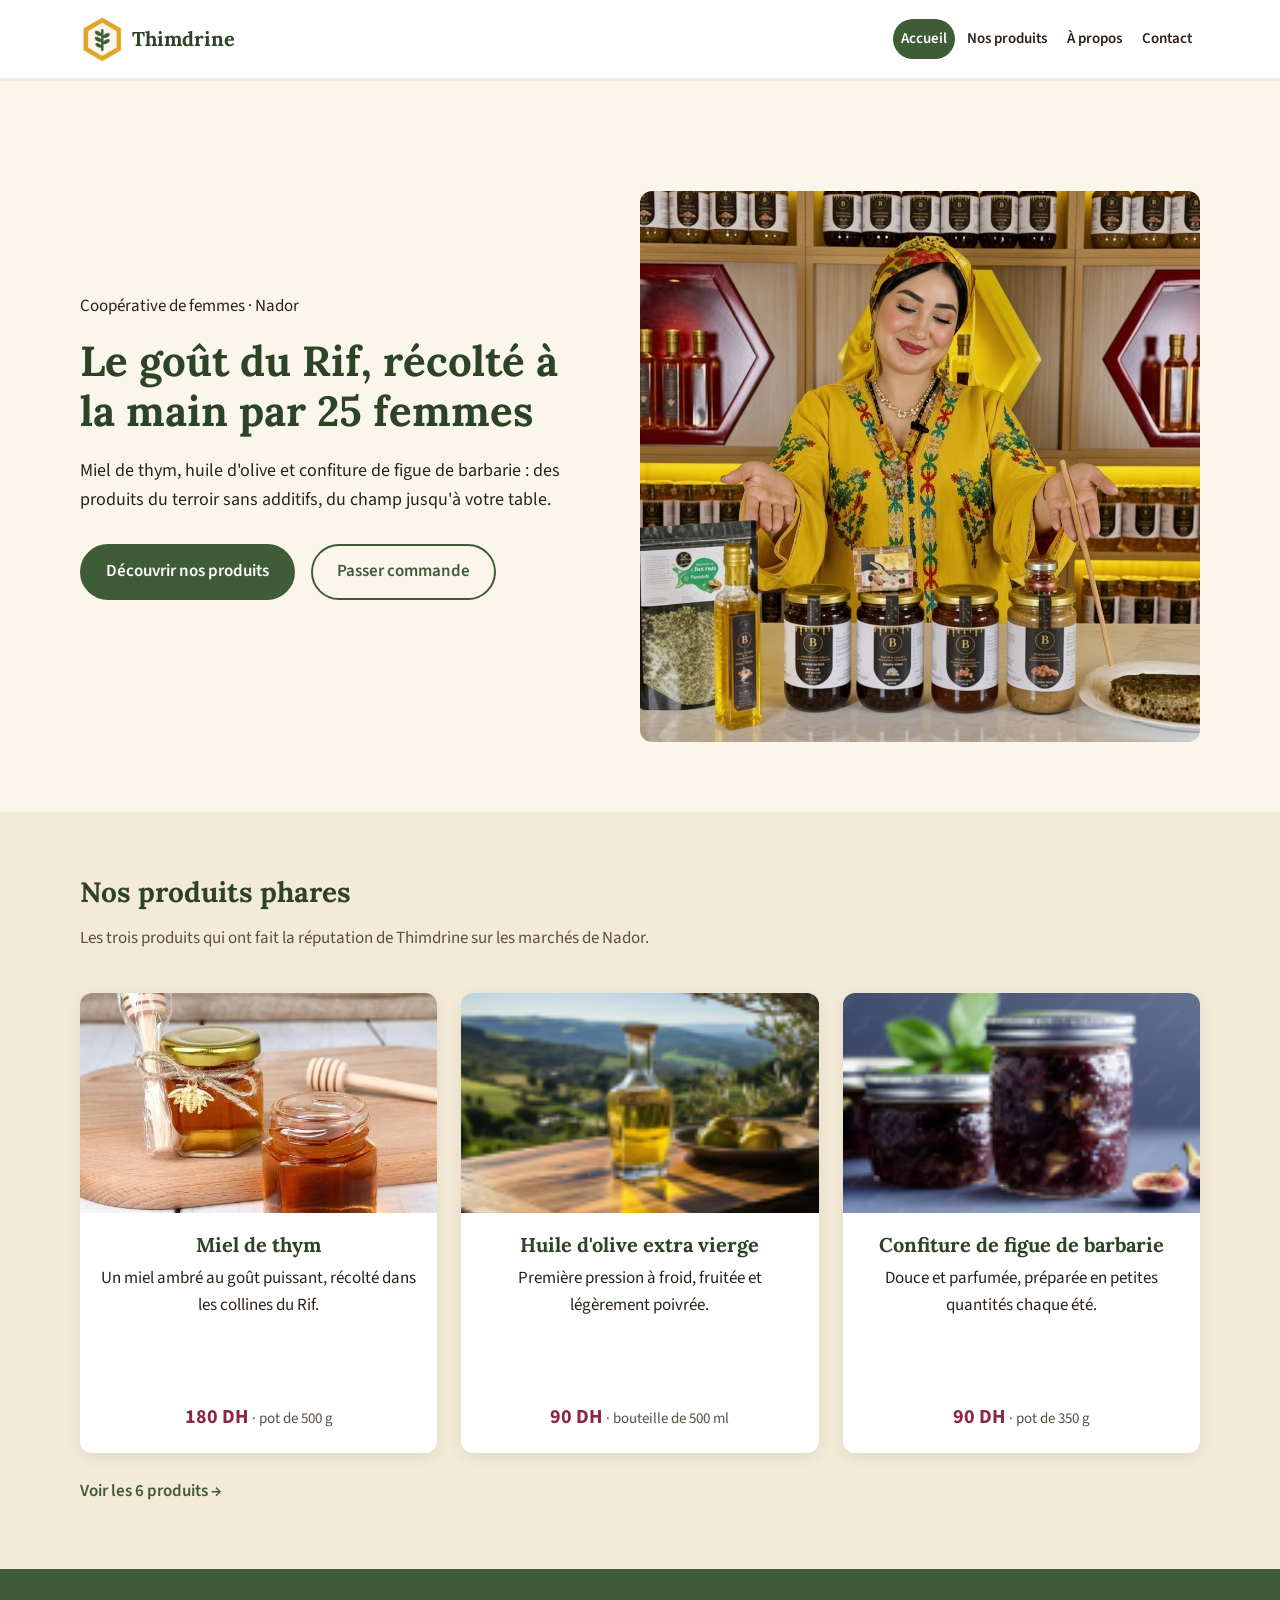
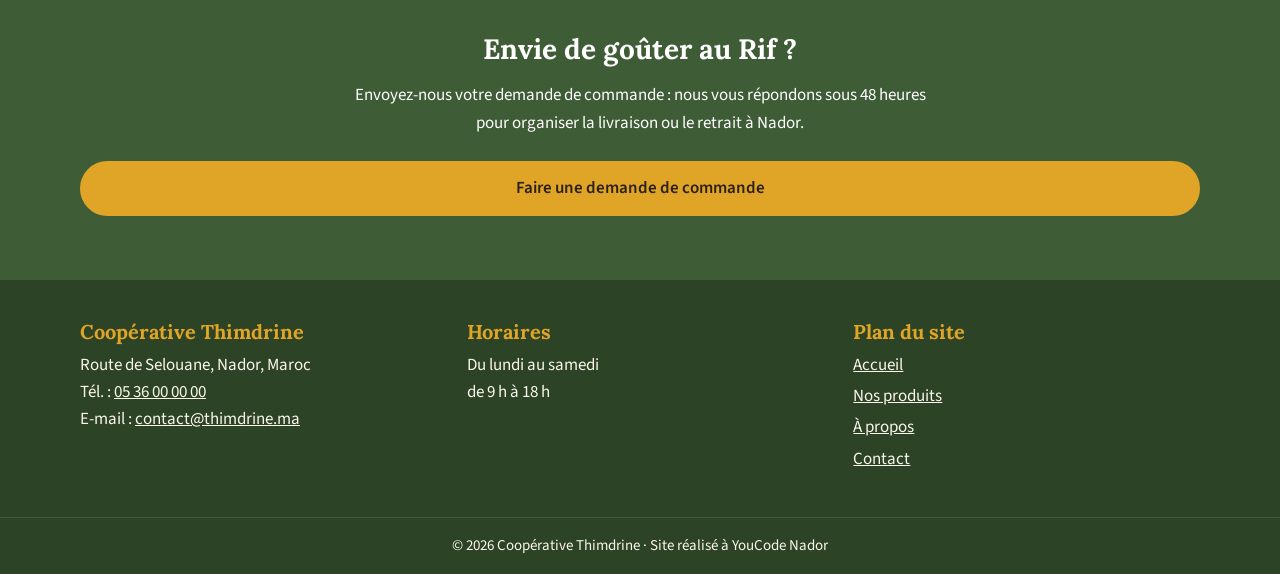
<file: index.html>
<!DOCTYPE html>
<html lang="fr">

<head>
  <meta charset="UTF-8">
  <meta name="viewport" content="width=device-width, initial-scale=1">
  <meta name="description"
    content="Thimdrine, coopérative de 25 femmes de Nador : miel de thym, huile d'olive et confiture de figue de barbarie du Rif.">
  <title>Accueil | Thimdrine</title>
  <link rel="icon" href="images/logo.PNG">
  <link rel="stylesheet"
    href="https://fonts.googleapis.com/css2?family=Lora:wght@700&amp;family=Source+Sans+3:wght@400;600;700&amp;display=swap">
  <link rel="stylesheet" href="style.css">
</head>

<body>

  <!-- En-tête : le même sur toutes les pages -->
  <header class="entete">
    <div class="conteneur entete-contenu">
      <a class="logo" href="index.html">
        <img src="images/logo.PNG" alt="">
        Thimdrine
      </a>
      <nav class="menu">
        <a class="actif" href="index.html">Accueil</a>
        <a href="produits.html">Nos produits</a>
        <a href="a propos.html">À propos</a>
        <a href="contact.html">Contact</a>
      </nav>
    </div>
  </header>
  <main>

    <!-- Bandeau d'accroche -->
    <section class="hero">
      <div class="conteneur hero-contenu">
        <div class="hero-texte">
          <p>Coopérative de femmes · Nador</p>
          <h1>Le goût du Rif, récolté à la main par 25 femmes</h1>
          <p class="accroche">Miel de thym, huile d'olive et confiture de figue de barbarie :
            des produits du terroir sans additifs, du champ jusqu'à votre table.</p>

          <div class="boutons">
            <a class="bouton" href="produits.html">Découvrir nos produits</a>
            <a class="bouton bouton-contour" href="contact.html">Passer commande</a>
          </div>
        </div>
        <img class="hero-image" src="images/hero.jpg" alt="" width="600" height="450">
      </div>
    </section>
  </main>
  <!-- Produits phares -->
  <section class="section section-sable">

    <div class="conteneur">

      <h2>Nos produits phares</h2>

      <p class="intro">
        Les trois produits qui ont fait la réputation de Thimdrine sur les marchés de Nador.
      </p>

      <div class="cartes">

        <!-- 1 produit -->
        <article class="carte">
          <img src="images/miel.jpeg" alt="Pot de miel de thym">

          <div class="carte-texte">
            <h3>Miel de thym</h3>
            <p>Un miel ambré au goût puissant, récolté dans les collines du Rif.</p>
            <p class="prix">180 DH <span>· pot de 500 g</span></p>
          </div>
        </article>

        <!-- 2 produit -->
        <article class="carte">
          <img src="images/huile olive.PNG" alt="Huile d'olive extra vierge">

          <div class="carte-texte">
            <h3>Huile d'olive extra vierge</h3>
            <p>Première pression à froid, fruitée et légèrement poivrée.</p>
            <p class="prix">90 DH <span>· bouteille de 500 ml</span></p>
          </div>
        </article>

        <!-- 3 produit -->
        <article class="carte">
          <img src="images/confitur de figue.PNG" alt="Pot de confiture de figue de barbarie">

          <div class="carte-texte">
            <h3>Confiture de figue de barbarie</h3>
            <p>Douce et parfumée, préparée en petites quantités chaque été.</p>
            <p class="prix">90 DH <span>· pot de 350 g</span></p>
          </div>
        </article>

      </div>

      <!-- Lien sous les cartes -->
      <a class="lien" href="produits.html">Voir les 6 produits →</a>

    </div>

  </section>
  <!-- Appel à l'action -->
  <section class="appel">
    <div class="conteneur">
      <h2>Envie de goûter au Rif ?</h2>
      <p>Envoyez-nous votre demande de commande : nous vous répondons sous 48 heures pour organiser la livraison ou le
        retrait à Nador.</p>
      <a class="bouton bouton-miel" href="contact.html">Faire une demande de commande</a>
    </div>
  </section>

  </main>
  <!-- Pied de page : le même sur toutes les pages -->
  <footer class="pied">
    <div class="conteneur pied-colonnes">
      <div>
        <h2>Coopérative Thimdrine</h2>
        <address>
          Route de Selouane, Nador, Maroc<br>
          Tél. : <a href="tel:+212536000000">05 36 00 00 00</a><br>
          E-mail : <a href="mailto:contact@thimdrine.ma">contact@thimdrine.ma</a>
        </address>
      </div>
      <div>
        <h2>Horaires</h2>
        <p>Du lundi au samedi<br>de 9 h à 18 h</p>
      </div>
      <div>
        <h2>Plan du site</h2>
        <ul>
          <li><a href="index.html">Accueil</a></li>
          <li><a href="produits.html">Nos produits</a></li>
          <li><a href="a propos.html">À propos</a></li>
          <li><a href="contact.html">Contact</a></li>
        </ul>
      </div>
    </div>
    <p class="copyright">© 2026 Coopérative Thimdrine · Site réalisé à YouCode Nador</p>
  </footer>

</body>

</html>
</file>
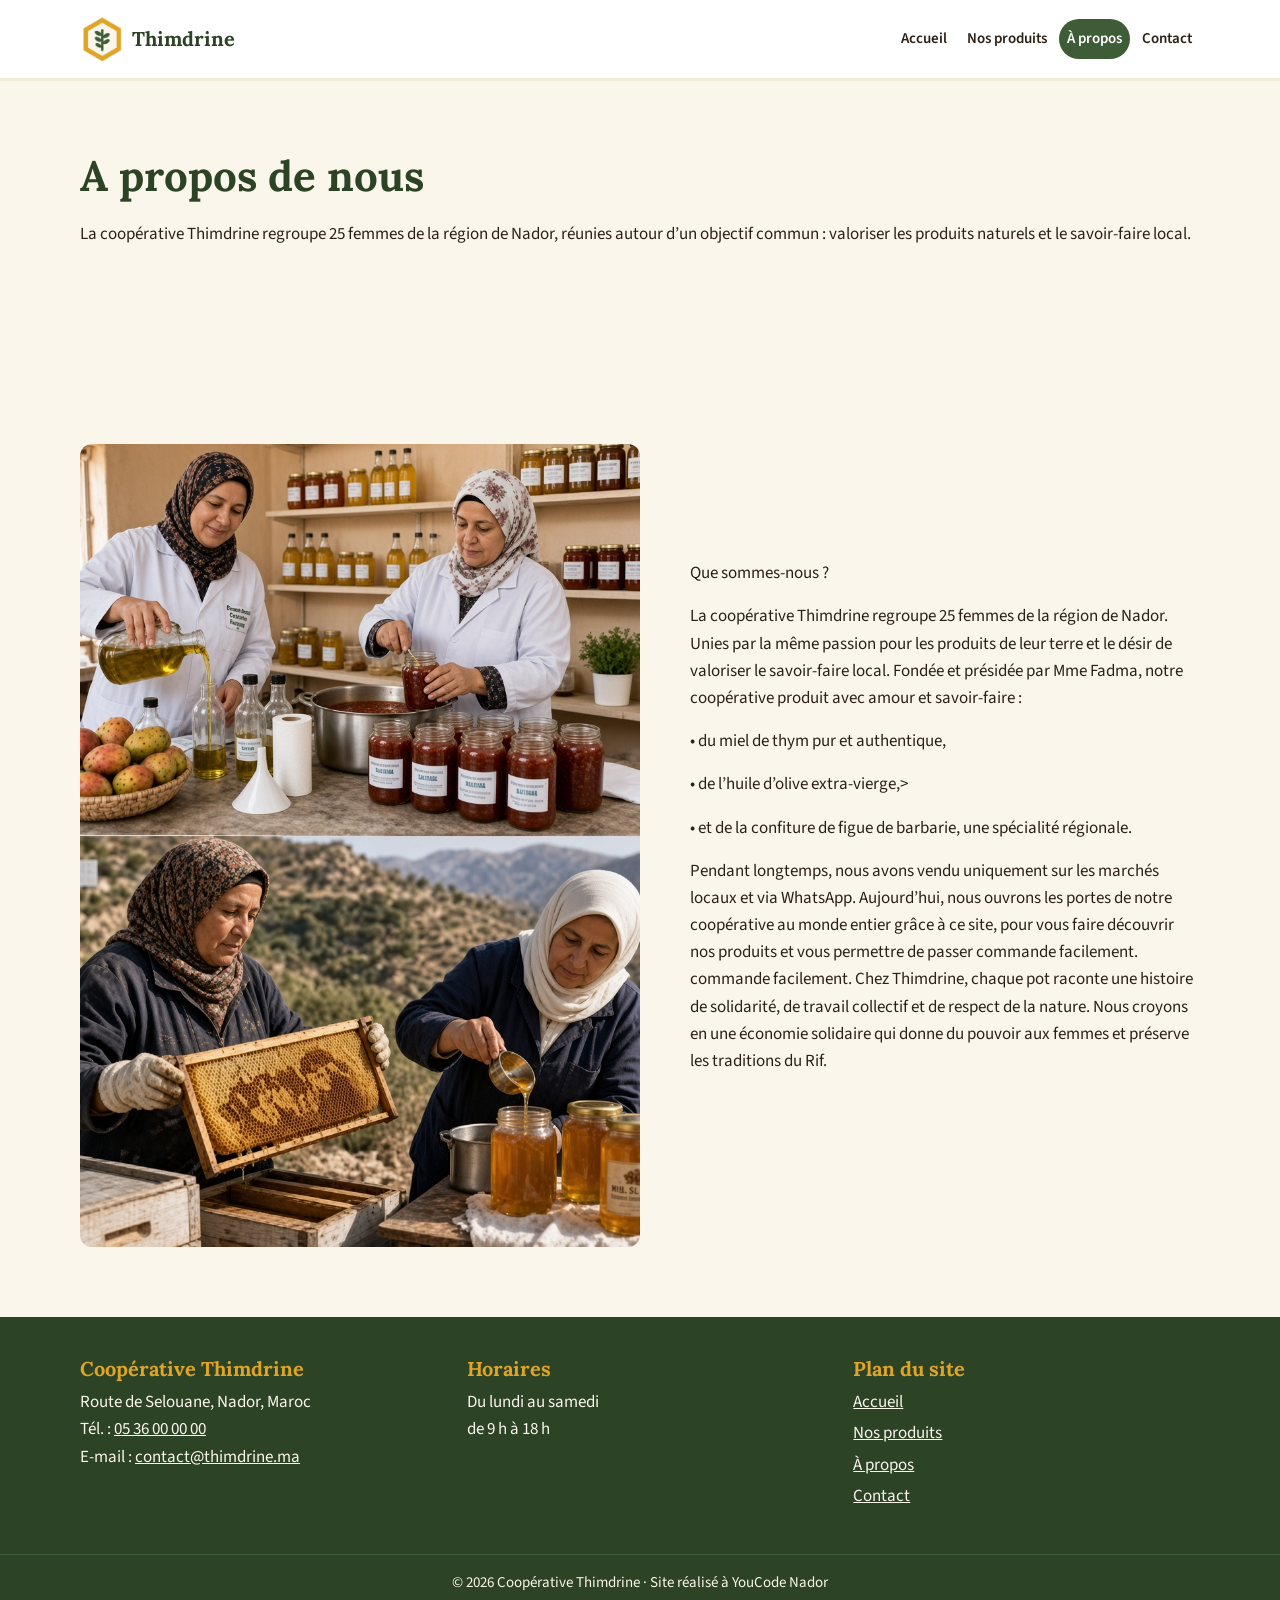
<file: a propos.html>
<!DOCTYPE html>
<html lang="fr">
<head>
  <meta charset="UTF-8">
  <meta name="viewport" content="width=device-width, initial-scale=1">
  <meta name="description" content="Thimdrine, coopérative de 25 femmes de Nador : miel de thym, huile d'olive et confiture de figue de barbarie du Rif.">
  <title>Accueil | Thimdrine</title>
  <link rel="icon" href="images/logo.PNG">
  <link rel="stylesheet" href="https://fonts.googleapis.com/css2?family=Lora:wght@700&amp;family=Source+Sans+3:wght@400;600;700&amp;display=swap">
  <link rel="stylesheet" href="style.css">
</head>
<body>

  <!-- En-tête : le même sur toutes les pages -->
  <header class="entete">
    <div class="conteneur entete-contenu">
      <a class="logo" href="index.html">
        <img src="images/logo.PNG" alt="">
        Thimdrine
      </a>
      <nav class="menu">
        <a  href="index.html">Accueil</a>
        <a href="produits.html">Nos produits</a>
        <a class="actif" href="a propos.html">À propos</a>
        <a href="contact.html">Contact</a>
      </nav>
    </div>
  </header>
    <!-- Bandeau d'accroche -->
    <section class="hero">
      <div class="conteneur hero-contenu">
        <div class="hero-texte">
          <h1>A propos de nous</h1>
          <p>La coopérative Thimdrine regroupe 25 femmes de la région de Nador, réunies autour d’un objectif commun : valoriser les produits naturels et le savoir-faire local.</p>
    </section>
    </main>
    <section class="hero">
  <div class="conteneur hero-contenu">

    <img class="hero-image" src="images/img a propos.jpg" alt="Coopérative Thimdrine">

    <div class="hero-texte">
      <p class="text">Que sommes-nous ?</p>

      <p>La coopérative Thimdrine regroupe 25 femmes de la région de Nador.

      Unies par la même passion pour les produits de leur terre et le désir de valoriser le savoir-faire local.

      Fondée et présidée par Mme Fadma, notre coopérative produit
      avec amour et savoir-faire :
      <p>• du miel de thym pur et authentique,</p>
      <p>• de l’huile d’olive extra-vierge,></p>
      <p>• et de la confiture de figue de barbarie, une spécialité régionale.</p>
      Pendant longtemps, nous avons vendu uniquement sur les marchés locaux et via WhatsApp. Aujourd’hui, nous ouvrons les 
      portes de notre coopérative au monde entier grâce à ce site, pour vous faire découvrir nos produits et vous permettre de passer commande facilement.
      commande facilement.
      Chez Thimdrine, chaque pot raconte une histoire de solidarité, de travail
       collectif et de respect de la nature. Nous croyons en une économie solidaire qui donne
        du pouvoir aux femmes et préserve les traditions du Rif.



    </p>
    </div>

  </div>
</section>
<footer class="pied">
    <div class="conteneur pied-colonnes">
      <div>
        <h2>Coopérative Thimdrine</h2>
        <address>
          Route de Selouane, Nador, Maroc<br>
          Tél. : <a href="tel:+212536000000">05 36 00 00 00</a><br>
          E-mail : <a href="mailto:contact@thimdrine.ma">contact@thimdrine.ma</a>
        </address>
      </div>
      <div>
        <h2>Horaires</h2>
        <p>Du lundi au samedi<br>de 9 h à 18 h</p>
      </div>
      <div>
        <h2>Plan du site</h2>
        <ul>
          <li><a href="index.html">Accueil</a></li>
          <li><a href="produits.html">Nos produits</a></li>
          <li><a href="a propos.html">À propos</a></li>
          <li><a href="contact.html">Contact</a></li>
        </ul>
      </div>
    </div>
    <p class="copyright">© 2026 Coopérative Thimdrine · Site réalisé à YouCode Nador</p>
  </footer>

</body>
</html>
</file>
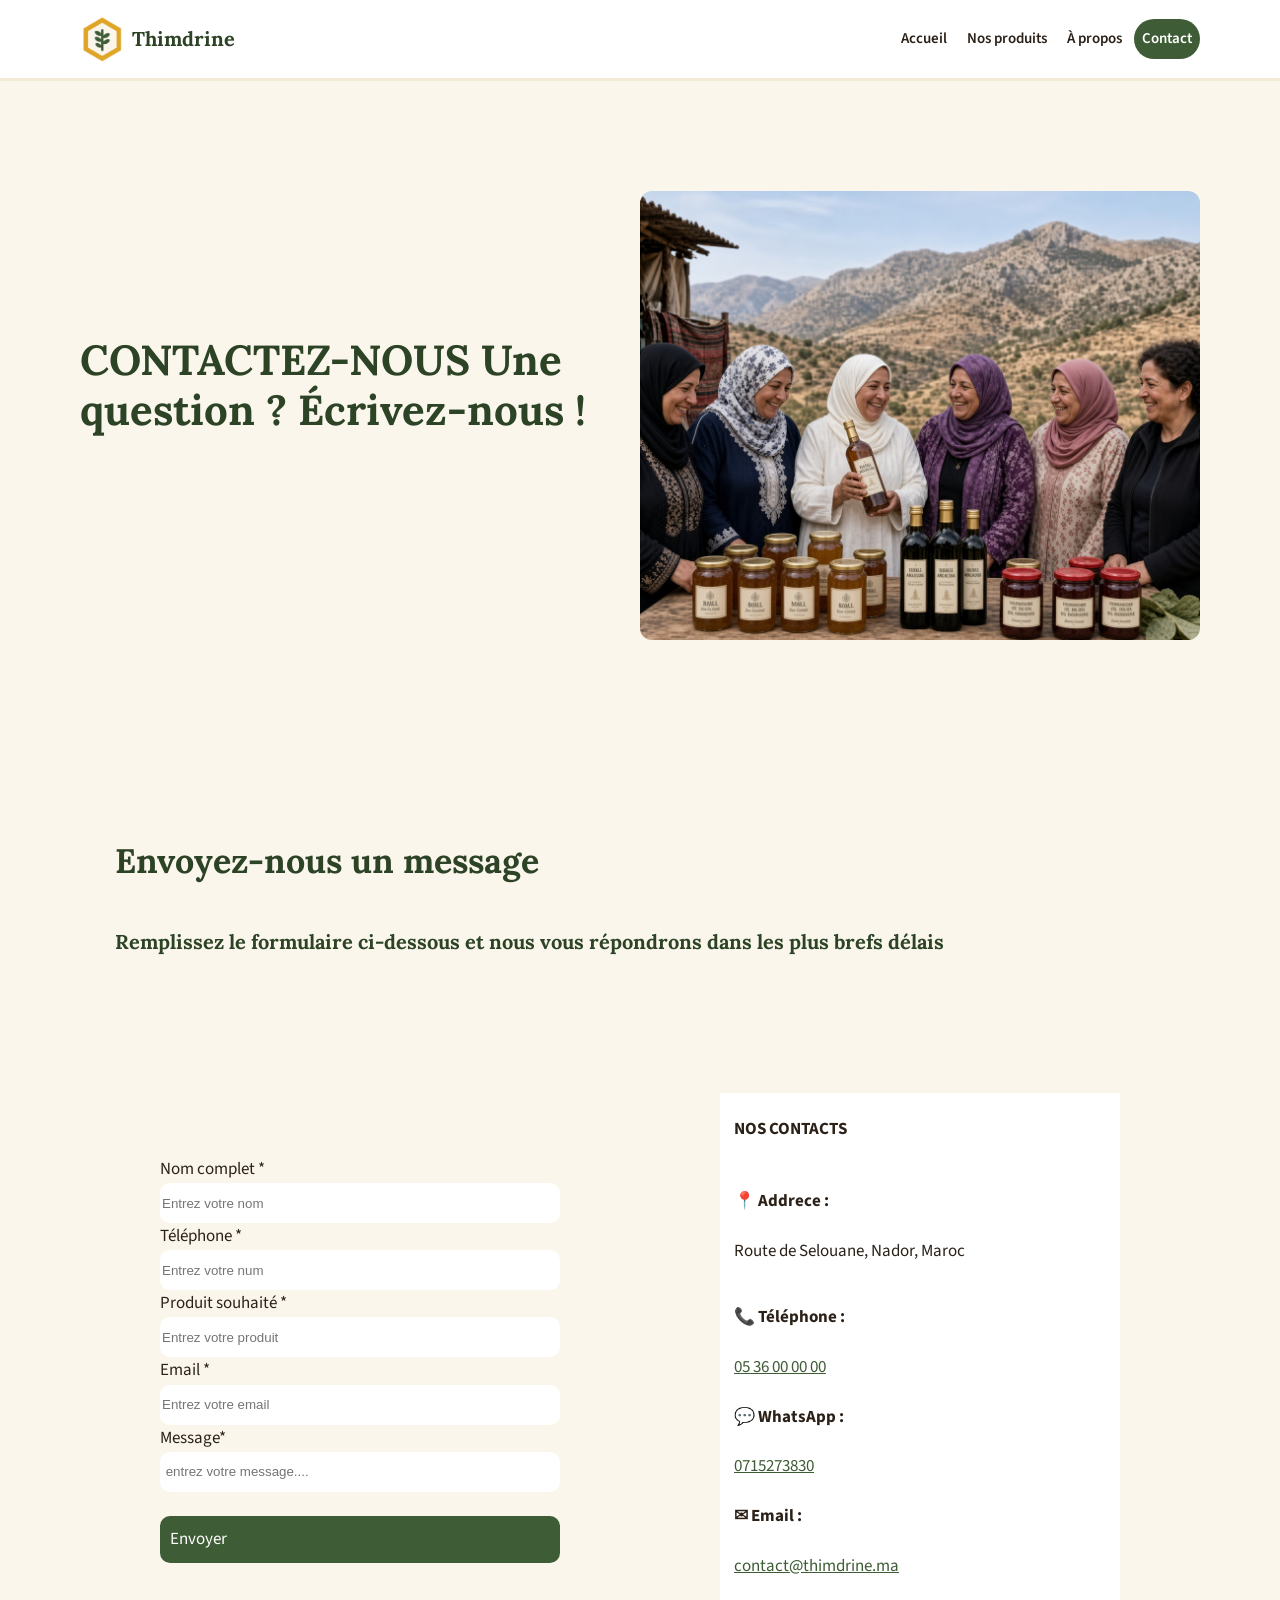
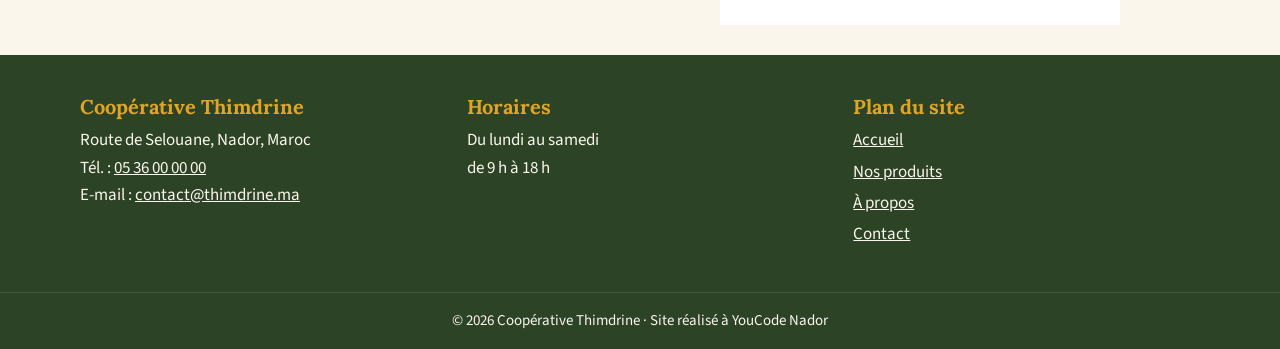
<file: contact.html>
<!DOCTYPE html>
<html lang="fr">
<head>
  <meta charset="UTF-8">
  <meta name="viewport" content="width=device-width, initial-scale=1">
  <meta name="description" content="Thimdrine, coopérative de 25 femmes de Nador : miel de thym, huile d'olive et confiture de figue de barbarie du Rif.">
  <title>Accueil | Thimdrine</title>
  <link rel="icon" href="images/logo.PNG">
  <link rel="stylesheet" href="https://fonts.googleapis.com/css2?family=Lora:wght@700&amp;family=Source+Sans+3:wght@400;600;700&amp;display=swap">
  <link rel="stylesheet" href="style.css">
</head>
<body>

  <!-- En-tête : le même sur toutes les pages -->
  <header class="entete">
    <div class="conteneur entete-contenu">
      <a class="logo" href="index.html">
        <img src="images/logo.PNG" alt="">
        Thimdrine
      </a>
      <nav class="menu">
        <a  href="index.html">Accueil</a>
        <a href="produits.html">Nos produits</a>
        <a href="a propos.html">À propos</a>
        <a class="actif" href="contact.html">Contact</a>
      </nav>
    </div>
  </header>
    <main>

    <!-- Bandeau d'accroche -->
    <section class="hero">
      <div class="conteneur hero-contenu">
        <div class="hero-texte">
          <h1>CONTACTEZ-NOUS Une question ? Écrivez-nous !</h1>
        </div>
        <img class="hero-image" src="images/img contact.jpg" alt="" width="600" height="450">
      </div>
    </section>
    </main>
    <section>
        <div class="contact-text">
        <p class="texte"><h1> Envoyez-nous un message </h1></p>
        <p><h3> Remplissez le formulaire ci-dessous et nous vous répondrons dans les plus brefs délais</h3></p>
    
        </div>

      <section>
        <div  class="contener">
            <form class="form1">
                    <label form="nom"> Nom complet *</label>
        <input class="form-input" type="text" id="nom" name="nom" placeholder="Entrez votre nom">

            <label form="nom">  Téléphone *</label>
        <input class="form-input"  type="text" id="nom" name="nom" placeholder="Entrez votre num">

            <label form="nom">  Produit souhaité  *</label>
        <input class="form-input"  type="text" id="nom" name="nom" placeholder="Entrez votre produit">

            <label form="nom"> Email *</label>
        <input class="form-input"  type="text" id="nom" name="nom" placeholder="Entrez votre email">
              <label form="message">Message*</label>
         <input class="form-input" type="text" name="message" id="" placeholder=" entrez votre message....">
         <a class="btn-message" href="index.html">Envoyer</a>

            </form>
            <div class="informations">
                <h4>NOS CONTACTS</h4>
                <h4> 📍 Addrece :</h4>
                <P>  Route de Selouane, Nador, Maroc</P>
                <h4> 📞 Téléphone :</h4>
                 <a href="tel:+212536000000">05 36 00 00 00</a>
                <h4>💬 WhatsApp :</h4>
                 <a href="tel:+212715273830">0715273830</a>
                <h4> ✉ Email : </h4>
                <a href="mailto:contact@thimdrine.ma">contact@thimdrine.ma</a>
                <h4>        </h4>
          
                

            </div>

        </div>

      
      </section>
  

    </section>
    <section>
     <footer class="pied">
    <div class="conteneur pied-colonnes">
      <div>
        <h2>Coopérative Thimdrine</h2>
        <address>
          Route de Selouane, Nador, Maroc<br>
          Tél. : <a href="tel:+212536000000">05 36 00 00 00</a><br>
          E-mail : <a href="mailto:contact@thimdrine.ma">contact@thimdrine.ma</a>
        </address>
      </div>
      <div>
        <h2>Horaires</h2>
        <p>Du lundi au samedi<br>de 9 h à 18 h</p>
      </div>
      <div>
        <h2>Plan du site</h2>
        <ul>
          <li><a href="index.html">Accueil</a></li>
          <li><a href="produits.html">Nos produits</a></li>
          <li><a href="a propos.html">À propos</a></li>
          <li><a href="contact.html">Contact</a></li>
        </ul>
      </div>
    </div>
    <p class="copyright">© 2026 Coopérative Thimdrine · Site réalisé à YouCode Nador</p>
  </footer>
    </section>
  </body>
</file>
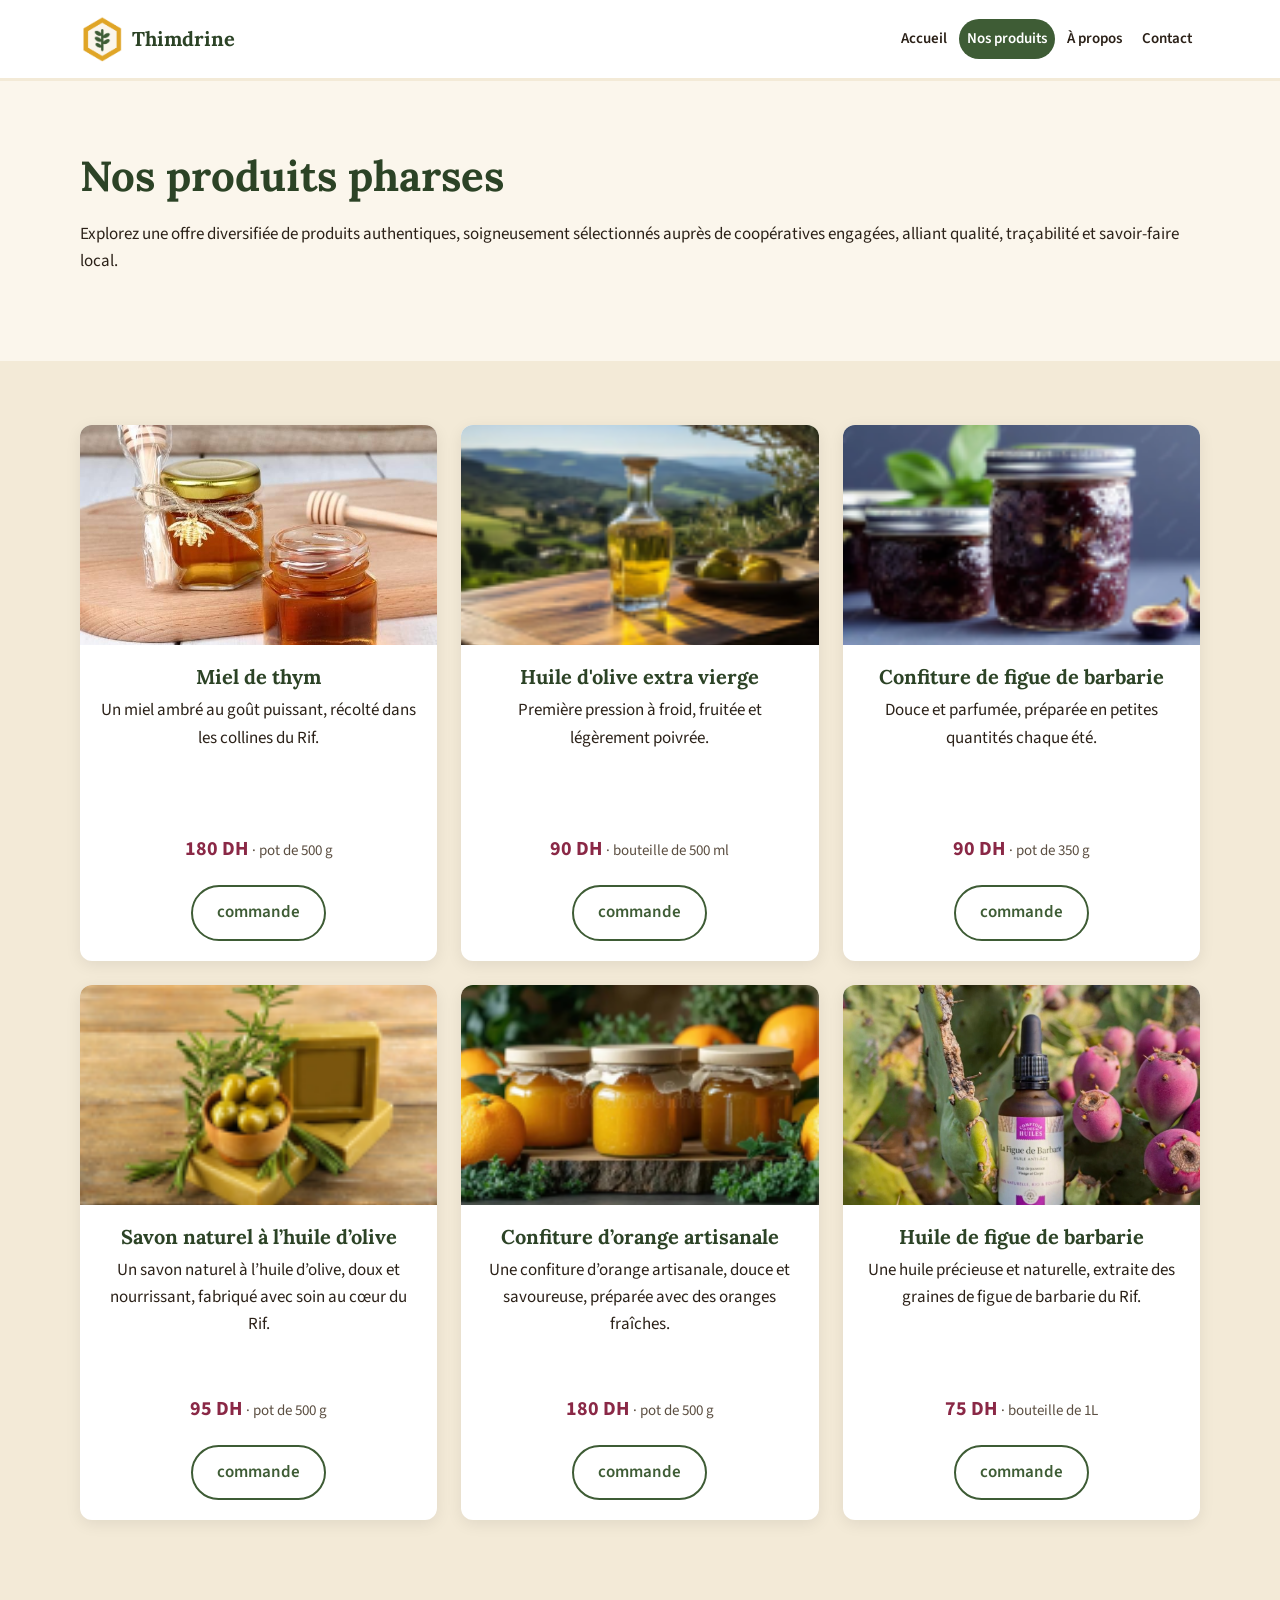
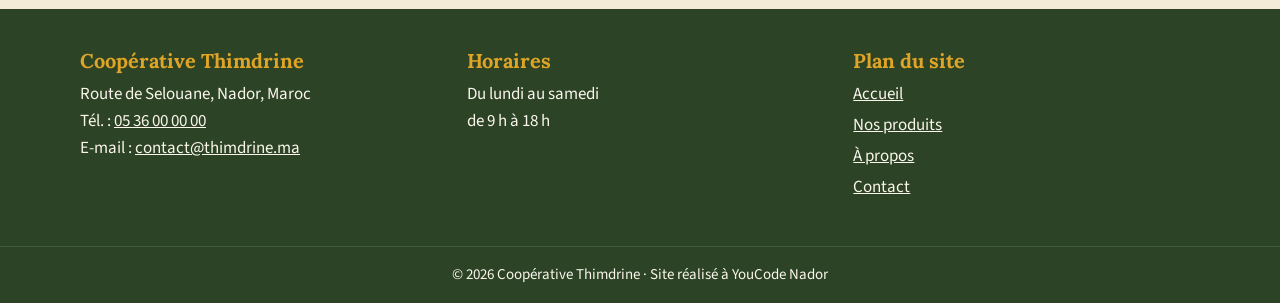
<file: produits.html>
<!DOCTYPE html>
<html lang="fr">
<head>
  <meta charset="UTF-8">
  <meta name="viewport" content="width=device-width, initial-scale=1">
  <meta name="description" content="Thimdrine, coopérative de 25 femmes de Nador : miel de thym, huile d'olive et confiture de figue de barbarie du Rif.">
  <title>Accueil | Thimdrine</title>
  <link rel="icon" href="images/logo.PNG">
  <link rel="stylesheet" href="https://fonts.googleapis.com/css2?family=Lora:wght@700&amp;family=Source+Sans+3:wght@400;600;700&amp;display=swap">
  <link rel="stylesheet" href="style.css">
</head>
<body>

  <!-- En-tête : le même sur toutes les pages -->
  <header class="entete">
    <div class="conteneur entete-contenu">
      <a class="logo" href="index.html">
        <img src="images/logo.PNG" alt="">
        Thimdrine
      </a>
      <nav class="menu">
        <a href="index.html">Accueil</a>
        <a class="actif" href="produits.html">Nos produits</a>
        <a href="a propos.html">À propos</a>
        <a href="contact.html">Contact</a>
      </nav>
    </div>
  </header>
   <main>

    <!-- Bandeau d'accroche -->
    <section class="hero">
      <div class="conteneur hero-contenu">
        <div class="hero-texte">
          <h1>Nos produits pharses</h1>
          <p>Explorez une offre diversifiée de produits authentiques, soigneusement sélectionnés auprès de coopératives engagées, alliant qualité, traçabilité et savoir-faire local.</p>
    </section>
    </main>
           <!-- Produits phares -->
<section class="section section-sable">

  <div class="conteneur">

    <div class="cartes">

      <!-- 1 produit -->
      <article class="carte">
        <img src="images/miel.jpeg" alt="Pot de miel de thym">

        <div class="carte-texte">
          <h3>Miel de thym</h3>
          <p>Un miel ambré au goût puissant, récolté dans les collines du Rif.</p>
          <p class="prix">180 DH <span>· pot de 500 g</span></p>
        </div>
        <a class="bouton bouton-contour" href="contact.html">commande</a>
      </article>

      <!-- 2 produit -->
      <article class="carte">
        <img src="images/huile olive.PNG" alt="Huile d'olive extra vierge">

        <div class="carte-texte">
          <h3>Huile d'olive extra vierge</h3>
          <p>Première pression à froid, fruitée et légèrement poivrée.</p>
          <p class="prix">90 DH <span>· bouteille de 500 ml</span></p>
        </div>
        <a class="bouton bouton-contour" href="contact.html">commande</a>
      </article>

      <!-- 3 produit -->
      <article class="carte">
        <img src="images/confitur de figue.PNG" alt="Pot de confiture de figue de barbarie">

        <div class="carte-texte">
          <h3>Confiture de figue de barbarie</h3>
          <p>Douce et parfumée, préparée en petites quantités chaque été.</p>
          <p class="prix">90 DH <span>· pot de 350 g</span></p>
        </div>
        <a class="bouton bouton-contour" href="contact.html">commande</a>
      </article>
      <!-- 4 produit-->
       <article class="carte">
        <img src="images/savon naturel.PNG" alt="Savon naturel à l'huile d'olive">

        <div class="carte-texte">
          <h3>Savon naturel à l’huile d’olive</h3>
          <p>Un savon naturel à l’huile d’olive, doux et nourrissant, fabriqué avec soin au cœur du Rif.</p>
          <p class="prix">95 DH <span>· pot de 500 g</span></p>
        </div>
        <a class="bouton bouton-contour" href="contact.html">commande</a>
      </article>
       <!--5 produit -->
      <article class="carte">
        <img src="images/Confiture d’orange artisanale.PNG" alt="Confiture d’orange artisanale">

        <div class="carte-texte">
          <h3>Confiture d’orange artisanale</h3>
          <p>Une confiture d’orange artisanale, douce et savoureuse, préparée avec des oranges fraîches.</p>
          <p class="prix">180 DH <span>· pot de 500 g</span></p>
        </div>
        <a class="bouton bouton-contour" href="contact.html">commande</a>
      </article>
       <!--6 produit -->
      <article class="carte">
        <img src="images/huile de figue.jpeg" alt="Huile de figue de barbarie">

        <div class="carte-texte">
          <h3>Huile de figue de barbarie</h3>
          <p>Une huile précieuse et naturelle, extraite des graines de figue de barbarie du Rif.</p>
           <p class="prix">75 DH <span>·  bouteille de 1L </span></p>
        </div>
        <a class="bouton bouton-contour" href="contact.html">commande</a>
      </article>
      

    </div>


  </div>

</section>
 <!-- Pied de page : le même sur toutes les pages -->
  <footer class="pied">
    <div class="conteneur pied-colonnes">
      <div>
        <h2>Coopérative Thimdrine</h2>
        <address>
          Route de Selouane, Nador, Maroc<br>
          Tél. : <a href="tel:+212536000000">05 36 00 00 00</a><br>
          E-mail : <a href="mailto:contact@thimdrine.ma">contact@thimdrine.ma</a>
        </address>
      </div>
      <div>
        <h2>Horaires</h2>
        <p>Du lundi au samedi<br>de 9 h à 18 h</p>
      </div>
      <div>
        <h2>Plan du site</h2>
        <ul>
          <li><a href="index.html">Accueil</a></li>
          <li><a href="produits.html">Nos produits</a></li>
          <li><a href="a propos.html">À propos</a></li>
          <li><a href="contact.html">Contact</a></li>
        </ul>
      </div>
    </div>
    <p class="copyright">© 2026 Coopérative Thimdrine · Site réalisé à YouCode Nador</p>
  </footer>

</body>
</html>
</file>
<file: style.css>
/* ===================================
   Thimdrine — feuille de style
   =================================== */

/* Couleurs et polices de la charte */
:root {
  --couleur-thym: #3e5c35;
  --couleur-thym-fonce: #2c4326;
  --couleur-miel: #e0a526;
  --couleur-figue: #8a2846;
  --couleur-lin: #fbf6ec;
  --couleur-sable: #f3ead7;
  --couleur-terre: #2b2118;
  --couleur-terre-douce: #5c4f42;
  --couleur-blanc: #ffffff;

  --police-titre: "Lora", Georgia, serif;
  --police-texte: "Source Sans 3", Arial, sans-serif;
}


/* ----- Base ----- */

* {
  box-sizing: border-box;
}

body {
  margin: 0;
  font-family: var(--police-texte);
  font-size: 17px;
  line-height: 1.6;
  color: var(--couleur-terre);
  background-color: var(--couleur-lin);
}

h1,
h2,
h3 {
  margin: 0 0 16px;
  font-family: var(--police-titre);
  line-height: 1.2;
  color: var(--couleur-thym-fonce);
}

h1 {
  font-size: 34px;
}

h2 {
  font-size: 28px;
}

h3 {
  margin-bottom: 8px;
  font-size: 20px;
}

p {
  margin: 0 0 16px;
}

a {
  color: var(--couleur-thym);
}

img {
  display: block;
  max-width: 100%;
  height: auto;
}

.conteneur {
  max-width: 1152px;
  margin: 0 auto;
  padding-left: 16px;
  padding-right: 16px;
}

.section {
  padding: 64px 0;
}

.section-sable {
  background-color: var(--couleur-sable);
}

.intro {
  margin-bottom: 40px;
  color: var(--couleur-terre-douce);
}

.lien {
  display: block;
  width: fit-content;
  margin: 0;
  text-decoration: none;
  font-weight: 600;
}

/* ----- En-tête ----- */

.entete {
  background-color: var(--couleur-blanc);
  border-bottom: solid var(--couleur-sable);
}

.entete-contenu {
  display: flex;
  flex-wrap: wrap;
  justify-content: space-between;
  align-items: center;
  gap: 8px;
  padding-top: 16px;
  padding-bottom: 16px;
}

.logo {
  display: flex;
  align-items: center;
  gap: 8px;
  font-family: var(--police-titre);
  font-size: 20px;
  font-weight: 700;
  color: var(--couleur-thym-fonce);
  text-decoration: none;
}

.logo img {
  width: 44px;
}

.menu {
  display: flex;
  flex-wrap: wrap;
  gap: 4px;
}

.menu a {
  padding: 8px;
  border-radius: 30px;
  font-size: 15px;
  font-weight: 600;
  color: var(--couleur-terre);
  text-decoration: none;
}

.menu a:hover {
  background-color: var(--couleur-sable);
}

/* Le lien de la page où l'on se trouve */
.menu a.actif {
  background-color: var(--couleur-thym);
  color: var(--couleur-blanc);
}

/* ----- Boutons ----- */

.bouton {
  display: inline-block;
  padding: 12px 24px;
  border: 2px solid var(--couleur-thym);
  border-radius: 30px;
  background-color: var(--couleur-thym);
  color: var(--couleur-blanc);
  font-weight: 600;
  text-decoration: none;
}

.bouton:hover {
  background-color: var(--couleur-thym-fonce);
}

.bouton-contour {
  background-color: transparent;
  color: var(--couleur-thym);
}

.bouton-contour:hover {
  background-color: var(--couleur-sable);
}

.bouton-miel {
  border-color: var(--couleur-miel);
  background-color: var(--couleur-miel);
  color: var(--couleur-terre);
  justify-content: center;
}

.bouton-miel:hover {
  background-color: var(--couleur-lin);
}

/* ----- Bandeau d'accroche ----- */
/* ===== HERO ===== */
.hero {
  padding: 70px 0;
}
.conteneur {
  width: 90%;
  max-width: 1200px;
  margin: 0 auto;
}
.hero-contenu {
  display: flex;
  align-items: center;
  justify-content: space-between;
  gap: 50px;
}
.hero-texte {
  flex: 1;
}
.surtitre {
  margin-bottom: 15px;
  font-size: 16px;
  font-weight: 600;
}
.hero h1 {
  margin: 0 0 20px;
  font-family: "Lora", serif;
  font-size: 42px;
  line-height: 1.2;
}
.accroche {
  margin-bottom: 30px;
  font-size: 18px;
  line-height: 1.6;
}
.hero-image {
  width: 50%;
  max-width: 600px;
  height: auto;
  border-radius: 12px;
  object-fit: cover;
}

.boutons {
  display: flex;
  flex-wrap: wrap;
  gap: 16px;
}

.hero-image {
  margin-top: 40px;
}

/* ----- Présentation ----- */

.presentation {
  max-width: 768px;
}

/* ----- Cartes produits ----- */

.cartes {
  display: flex;
  flex-wrap: wrap;
  gap: 24px;
  margin-bottom: 25px;
}

.carte {
  width: calc((100% - 48px) / 3);
  overflow: hidden;
  border-radius: 12px;
  background-color: var(--couleur-blanc);
  box-shadow: 0 4px 16px rgba(0, 0, 0, 0.08);
  box-sizing: border-box;
}

.carte img {
  display: block;
  width: 100%;
  height: 220px;
  object-fit: cover;
}

.carte-texte {
  min-height: 220px;
  height: 240px;
  padding: 20px;
  text-align: center;
  box-sizing: border-box;

  display: flex;
  flex-direction: column;
}

.prix {
  margin-top: auto;
  margin-bottom: 0;
  font-size: 20px;
  font-weight: 700;
  color: var(--couleur-figue);
}

.prix span {
  font-size: 15px;
  font-weight: 400;
  color: var(--couleur-terre-douce);
}
.carte .bouton {
  display: block;
  width: fit-content;
  margin: 0 auto 20px;
}
/* ----- Appel à l'action ----- */

.appel {
  padding: 64px 0;
  background-color: var(--couleur-thym);
  color: var(--couleur-blanc);
  text-align: center;
}

.appel h2 {
  color: var(--couleur-blanc);
}

.appel p {
  max-width: 576px;
  margin: 0 auto 24px;
}

/* ----- Pied de page ----- */

.pied {
  padding-top: 40px;
  background-color: var(--couleur-thym-fonce);
  color: var(--couleur-lin);
}

.pied-colonnes {
  display: flex;
  flex-wrap: wrap;
  gap: 40px;
}

.pied-colonnes div {
  flex: 1;
  min-width: 220px;
}

.pied h2 {
  margin-bottom: 8px;
  font-size: 20px;
  color: var(--couleur-miel);
}

.pied a {
  color: var(--couleur-lin);
}

.pied-colonnes p,
.pied address {
  margin: 0;
  font-style: normal;
}

.pied ul {
  margin: 0;
  padding: 0;
  list-style: none;
}

.pied li {
  margin-bottom: 4px;
}

.copyright {
  margin: 40px 0 0;
  padding: 16px;
  border-top: 1px solid var(--couleur-thym);
  font-size: 15px;
  text-align: center;
}
/*-------contact form1 ---*/
.contact-text {
  display: flex;
  flex-direction: column;
  padding: 9%;
}
.form1 {
  display: flex;
  flex-direction: column;
}
.form-input {
  border: 0;
  width: 400px;
  height: 40px;
  border-radius: 10px;
}
.informations {
  display: flex;
  flex-direction: column;
  text-align: left;
  gap: 10%;
  padding-left: 14px;
  background-color: white;
  width: 400px;
  margin-bottom: 3opx;
}
.message {
  display: flex;
  justify-content: start;
  width: 700px;
  height: 50px;
  margin-left: 60px;
  border: 0;
  border-radius: 10px;
  margin-bottom: 50px;
}
.label-message {
  margin-left: 60px;
}
.btn-message {
  display: flex;
  border-radius: 10px;
  margin-top: 24px;

  border: 10px solid var(--couleur-thym);
  background-color: var(--couleur-thym);
  color: var(--couleur-blanc);
  text-decoration: none;
}

.contener {
  display: flex;
  flex-direction: row;
  align-items: center;
  justify-content: space-evenly;

  padding-bottom: 30px;
}

.bouton {
  display: flex;
}

/*  vertion mobile------------------------------------------------------------------
@media (max-width: 600px){
   ===== VERSION MOBILE : HERO ===== */

@media (max-width: 360px) {
  
* {
  box-sizing: border-box;
}
  .hero {
    padding: 30px 0;
  }

  .hero-contenu {
    display: flex;
    flex-direction: column;
    align-items: stretch;
    gap: 20px;
  }

  .hero-texte {
    width: 100%;
  }

  .hero-texte p:first-child {
    font-size: 13px;
    margin-bottom: 10px;
  }

  .hero h1 {
    font-size: 28px;
    line-height: 1.3;
    margin-bottom: 16px;
  }

  .accroche {
    font-size: 15px;
    line-height: 1.6;
    margin-bottom: 20px;
  }

  .boutons {
    display: flex;
    flex-direction: column;
    gap: 10px;
  }

  .boutons .bouton {
    width: 100%;
    text-align: center;
    padding: 12px 10px;
  }

  .hero-image {
    width: 100%;
    max-width: 100%;
    height: auto;
    margin-top: 0;
    border-radius: 12px;
  }
  .cartes {
    display: flex;
    flex-direction: column;
    align-items: stretch;
    gap: 20px;
    width: 1000px;
  }
  .contener {
    display: flex;
    flex-direction: column;
    align-items: center;
    justify-content: space-evenly;
    margin: 10px;
  }
  .informations {
    display: flex;
    flex-direction: column;
    align-items: start;
    margin-top: 10px;
  }
  .message {
    display: flex;
    justify-content: center;
    width: 300px;
    height: 50px;

    border: 0;
    border-radius: 10px;
    margin-bottom: 50px;
  }
  .label-message {
    margin-left: 60px;
  }
}
.informations .contener {
  display: flex;
  flex-direction: column;
  text-align: left;
  gap: 10%;
  padding-left: 14px;
  background-color: white;
  width: 100px;
  margin-bottom: 60px;
  margin: 10px;
}
</file>
